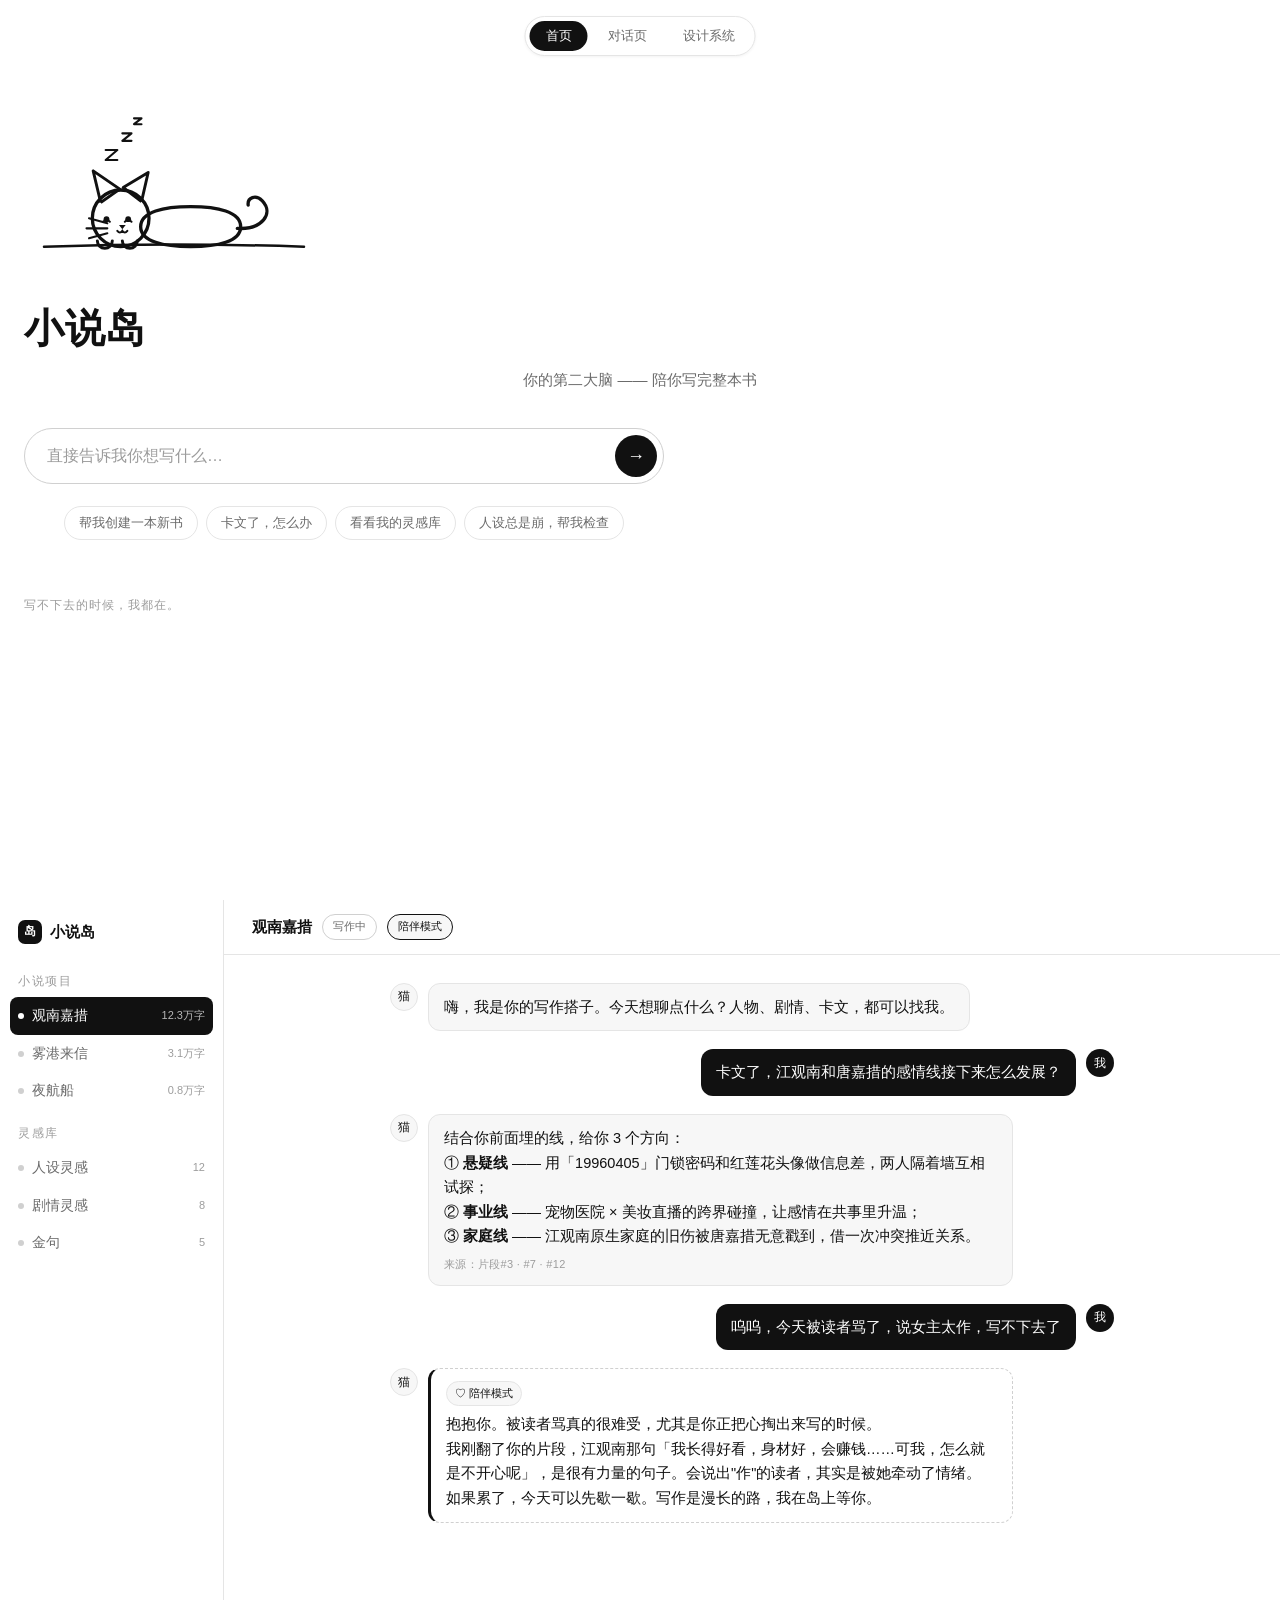
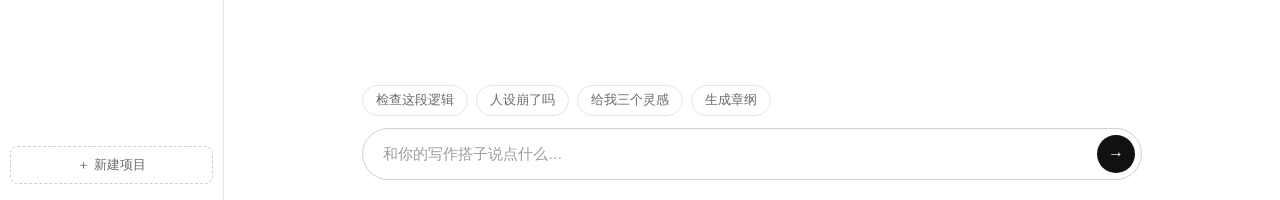
<file: frontend/public/demo-design.html>
<!DOCTYPE html>
<html lang="zh-CN">
<head>
<meta charset="UTF-8">
<meta name="viewport" content="width=device-width, initial-scale=1.0">
<title>小说岛 · 设计参考 Demo</title>
<style>
/* ═══════════════════════════════════════════════════════════════
   小说岛 · 设计系统（黑白极简 · 大气 · 陪伴感 · 可爱）
   这是给 Figma 设计参考用的可运行 Demo：
     视图1 首页      —— 对话入口 + 小说猫（动态吉祥物）
     视图2 对话页    —— 侧边栏骨架 + 气泡 + 陪伴模式 + 来源角标
     视图3 设计系统  —— 色彩/字体/组件，照着这套变量画 Figma
   ═══════════════════════════════════════════════════════════════ */

/* ---- 设计变量（Figma Variables 一一对应） ---- */
:root {
  --bg: #ffffff;            /* 页面底色 */
  --surface: #ffffff;       /* 卡片/面板 */
  --surface-2: #f7f7f7;     /* 次级底（输入框内、陪伴气泡） */
  --border: #e5e5e5;        /* 细线 */
  --border-strong: #d0d0d0; /* 强调线 */
  --text: #111111;          /* 主文字 */
  --text-2: #6b6b6b;        /* 次级文字 */
  --text-3: #9c9c9c;        /* 弱化文字/占位 */
  --primary: #111111;       /* 主色=黑（选中态/主按钮） */
  --on-primary: #ffffff;
  --radius: 12px;           /* 卡片/输入框 */
  --radius-sm: 8px;         /* 小控件 */
  --radius-pill: 999px;     /* chip/标签 */
  --shadow: 0 1px 3px rgba(0,0,0,0.05);
  --space: 8px;             /* 8px 网格 */
  --font: -apple-system, "PingFang SC", "Noto Sans SC", "Microsoft YaHei", sans-serif;
}

* { margin: 0; padding: 0; box-sizing: border-box; }
html, body { height: 100%; }
body {
  font-family: var(--font);
  background: var(--bg);
  color: var(--text);
  -webkit-font-smoothing: antialiased;
  line-height: 1.6;
}

/* ---- 视图切换条（仅 Demo 用，正式版没有） ---- */
.viewbar {
  position: fixed; top: 16px; left: 50%; transform: translateX(-50%);
  z-index: 99; display: flex; gap: 4px;
  background: var(--surface); border: 0.5px solid var(--border);
  border-radius: var(--radius-pill); padding: 4px; box-shadow: var(--shadow);
}
.viewbar button {
  border: none; background: transparent; font-family: inherit; font-size: 13px;
  color: var(--text-2); padding: 6px 16px; border-radius: var(--radius-pill);
  cursor: pointer; transition: all .15s;
}
.viewbar button.active { background: var(--primary); color: var(--on-primary); font-weight: 500; }
.view { display: none; }
.view.active { display: block; }

/* ═══════════════════ 视图1 · 首页 ═══════════════════ */
.home {
  min-height: 100vh;
  display: flex; flex-direction: column; align-items: center; justify-content: center;
  padding: 80px 24px 48px;
}
.mascot-wrap { width: 300px; max-width: 90vw; margin-bottom: 12px; }
.mascot { width: 100%; height: auto; display: block; }
.home h1 {
  font-size: clamp(28px, 5vw, 40px);
  font-weight: 700; letter-spacing: 0.5px; margin: 16px 0 8px;
}
.home .sub {
  color: var(--text-2); font-size: 15px; margin-bottom: 36px; text-align: center;
}
.home-input {
  width: 100%; max-width: 640px;
  display: flex; align-items: center; gap: 8px;
  background: var(--surface); border: 1px solid var(--border-strong);
  border-radius: var(--radius-pill); padding: 6px 6px 6px 22px;
  transition: border-color .15s, box-shadow .15s;
}
.home-input:focus-within { border-color: var(--primary); box-shadow: 0 0 0 3px rgba(17,17,17,0.06); }
.home-input input {
  flex: 1; border: none; outline: none; font-family: inherit; font-size: 16px;
  color: var(--text); background: transparent; padding: 8px 0;
}
.home-input input::placeholder { color: var(--text-3); }
.home-input .send {
  width: 42px; height: 42px; border-radius: 50%; border: none; background: var(--primary);
  color: var(--on-primary); font-size: 18px; cursor: pointer; flex-shrink: 0;
  transition: transform .12s;
}
.home-input .send:hover { transform: scale(1.05); }
.home-chips {
  margin-top: 22px; display: flex; gap: 8px; flex-wrap: wrap; justify-content: center;
  max-width: 640px;
}
.home-chips .chip {
  border: 1px solid var(--border); background: var(--surface); color: var(--text-2);
  font-family: inherit; font-size: 13px; padding: 7px 14px; border-radius: var(--radius-pill);
  cursor: pointer; transition: all .15s;
}
.home-chips .chip:hover { border-color: var(--primary); color: var(--text); }
.home-foot {
  margin-top: 56px; color: var(--text-3); font-size: 12px; letter-spacing: 1px;
}

/* ---- 吉祥物动画（小说猫：趴着打瞌睡 / 抬头） ---- */
.draw { stroke-dasharray: 1400; stroke-dashoffset: 1400; animation: draw 1.2s ease forwards; }
.d2  { animation-delay: .12s; } .d3  { animation-delay: .20s; } .d4  { animation-delay: .28s; }
.d5  { animation-delay: .36s; } .d6  { animation-delay: .44s; } .d7  { animation-delay: .52s; }
.d8  { animation-delay: .60s; } .d9  { animation-delay: .68s; } .d10 { animation-delay: .76s; }
@keyframes draw { to { stroke-dashoffset: 0; } }

/* 打瞌睡 / 抬头：7s 一轮 —— 抬头睁眼 → 低头闭眼 → 打盹 zZz → 睁眼抬头 */
.head { transform-box: view-box; transform-origin: 134px 180px; animation: headcycle 7s ease-in-out infinite; }
@keyframes headcycle {
  0%   { transform: rotate(-6deg); }
  30%  { transform: rotate(-6deg); }
  46%  { transform: rotate(16deg); }
  72%  { transform: rotate(16deg); }
  86%  { transform: rotate(-6deg); }
  100% { transform: rotate(-6deg); }
}
.eye-open   { animation: eyeOpen 7s infinite; }
.eye-closed { animation: eyeClosed 7s infinite; }
@keyframes eyeOpen   { 0%,28%,90%,100% { opacity: 1; } 40%,78% { opacity: 0; } }
@keyframes eyeClosed { 0%,28%,90%,100% { opacity: 0; } 40%,78% { opacity: 1; } }
.zzz { animation: zzzfade 7s infinite; }
@keyframes zzzfade { 0%,45%,75%,100% { opacity: 0; } 52%,70% { opacity: 1; } }
.z { animation: floatz 7s ease-in-out infinite; }
.z2 { animation-delay: .6s; } .z3 { animation-delay: 1.2s; }
@keyframes floatz { 0%,44%,74%,100% { transform: translateY(0); } 60% { transform: translateY(-4px); } }

/* ═══════════════════ 视图2 · 对话页 ═══════════════════ */
.chat { display: flex; min-height: 100vh; }
.sidebar {
  width: 224px; flex-shrink: 0; border-right: 0.5px solid var(--border);
  display: flex; flex-direction: column; padding: 16px 10px;
}
.side-logo { display: flex; align-items: center; gap: 8px; font-weight: 700; font-size: 15px; padding: 4px 8px 14px; }
.side-logo .logo-ic {
  width: 24px; height: 24px; border-radius: 7px; background: var(--primary); color: #fff;
  display: flex; align-items: center; justify-content: center; font-size: 12px;
}
.side-group { font-size: 12px; color: var(--text-3); letter-spacing: 1.5px; padding: 14px 8px 6px; }
.side-item {
  display: flex; align-items: center; gap: 8px; padding: 8px; border-radius: var(--radius-sm);
  font-size: 13.5px; color: var(--text-2); cursor: pointer; transition: background .12s;
}
.side-item:hover { background: var(--surface-2); color: var(--text); }
.side-item.active { background: var(--primary); color: var(--on-primary); }
.side-item .dot { width: 6px; height: 6px; border-radius: 50%; background: var(--border-strong); }
.side-item.active .dot { background: #fff; }
.side-item .meta { margin-left: auto; font-size: 11px; color: var(--text-3); }
.side-item.active .meta { color: rgba(255,255,255,.7); }
.side-new {
  margin-top: auto; border: 1px dashed var(--border-strong); background: transparent;
  color: var(--text-2); font-family: inherit; font-size: 13px; padding: 9px; border-radius: var(--radius-sm);
  cursor: pointer; transition: all .15s;
}
.side-new:hover { border-color: var(--primary); color: var(--text); }

.chat-main { flex: 1; min-width: 0; display: flex; flex-direction: column; }
.chat-head {
  display: flex; align-items: center; gap: 10px;
  padding: 14px 28px; border-bottom: 0.5px solid var(--border);
}
.chat-head .title { font-size: 15px; font-weight: 600; }
.pill {
  font-size: 11px; padding: 3px 10px; border-radius: var(--radius-pill);
  border: 1px solid var(--border-strong); color: var(--text-2);
}
.pill.companion { border-color: var(--primary); color: var(--text); background: var(--surface-2); }

.msgs { flex: 1; overflow-y: auto; padding: 28px; display: flex; flex-direction: column; gap: 18px; max-width: 780px; width: 100%; margin: 0 auto; }
.msg { display: flex; gap: 10px; max-width: 86%; }
.msg.user { align-self: flex-end; flex-direction: row-reverse; }
.msg .avatar {
  width: 28px; height: 28px; border-radius: 50%; flex-shrink: 0;
  display: flex; align-items: center; justify-content: center; font-size: 12px;
  background: var(--surface-2); border: 0.5px solid var(--border);
}
.msg.user .avatar { background: var(--primary); color: #fff; border: none; }
.msg .body {
  padding: 11px 15px; border-radius: var(--radius); font-size: 14.5px; line-height: 1.7;
  background: var(--surface-2); border: 0.5px solid var(--border);
}
.msg.user .body { background: var(--primary); color: #fff; border: none; }
.msg .src {
  margin-top: 6px; font-size: 11px; color: var(--text-3); letter-spacing: .3px;
}
.msg.companion .body {
  background: var(--surface); border: 1px dashed var(--border-strong);
  border-left: 3px solid var(--primary);
}
.msg.companion .tag {
  display: inline-block; font-size: 11px; color: var(--text); background: var(--surface-2);
  border: 0.5px solid var(--border); padding: 2px 8px; border-radius: var(--radius-pill);
  margin-bottom: 6px;
}

.chat-input {
  max-width: 780px; width: calc(100% - 56px); margin: 0 auto 20px;
  display: flex; align-items: center; gap: 8px;
  border: 1px solid var(--border-strong); border-radius: var(--radius-pill);
  padding: 6px 6px 6px 20px; background: var(--surface);
}
.chat-input:focus-within { border-color: var(--primary); }
.chat-input input { flex: 1; border: none; outline: none; font-family: inherit; font-size: 14.5px; padding: 8px 0; background: transparent; }
.chat-input input::placeholder { color: var(--text-3); }
.chat-input .send {
  width: 38px; height: 38px; border-radius: 50%; border: none; background: var(--primary);
  color: #fff; font-size: 16px; cursor: pointer;
}
.chips-row {
  max-width: 780px; width: calc(100% - 56px); margin: 0 auto 8px;
  display: flex; gap: 8px; overflow-x: auto; padding-bottom: 4px;
}
.chips-row .chip {
  flex-shrink: 0; border: 1px solid var(--border); background: var(--surface); color: var(--text-2);
  font-family: inherit; font-size: 12.5px; padding: 6px 13px; border-radius: var(--radius-pill); cursor: pointer;
}
.chips-row .chip:hover { border-color: var(--primary); color: var(--text); }

/* ═══════════════════ 视图3 · 设计系统 ═══════════════════ */
.sys { max-width: 880px; margin: 0 auto; padding: 96px 24px 64px; }
.sys h2 { font-size: 22px; margin: 40px 0 14px; }
.sys h2:first-child { margin-top: 0; }
.sys .desc { color: var(--text-2); font-size: 13.5px; margin-bottom: 18px; }
.swatches { display: flex; gap: 12px; flex-wrap: wrap; }
.swatch { width: 120px; border: 0.5px solid var(--border); border-radius: var(--radius); overflow: hidden; }
.swatch .c { height: 52px; }
.swatch .n { padding: 8px 10px; font-size: 11.5px; }
.swatch .n b { display: block; font-size: 12px; font-weight: 600; color: var(--text); }
.swatch .n span { color: var(--text-3); font-size: 11px; }
.type-row { display: flex; align-items: baseline; gap: 20px; padding: 10px 0; border-bottom: 0.5px solid var(--border); }
.type-row .label { width: 90px; color: var(--text-3); font-size: 12px; flex-shrink: 0; }
.comp-row { display: flex; gap: 16px; flex-wrap: wrap; align-items: center; padding: 6px 0 18px; }
.btn { font-family: inherit; font-size: 14px; padding: 9px 22px; border-radius: var(--radius-pill); border: 1px solid var(--border-strong); background: var(--surface); color: var(--text); cursor: pointer; }
.btn.primary { background: var(--primary); color: var(--on-primary); border-color: var(--primary); }
.input-demo { width: 300px; display: flex; align-items: center; border: 1px solid var(--border-strong); border-radius: var(--radius-pill); padding: 9px 16px; font-size: 14px; color: var(--text-3); }
.card-demo { width: 220px; border: 0.5px solid var(--border); border-radius: var(--radius); padding: 16px; box-shadow: var(--shadow); }
.card-demo b { font-size: 14px; }
.card-demo p { font-size: 12.5px; color: var(--text-2); margin-top: 6px; }
.bubble-demo { max-width: 320px; background: var(--surface-2); border: 0.5px solid var(--border); border-radius: var(--radius); padding: 11px 15px; font-size: 14px; }
.bubble-demo.user { background: var(--primary); color: #fff; }
</style>
</head>
<body>

<!-- 视图切换（仅 Demo） -->
<div class="viewbar">
  <button data-view="home" class="active">首页</button>
  <button data-view="chat">对话页</button>
  <button data-view="sys">设计系统</button>
</div>

<!-- ═══════════ 视图1 · 首页 ═══════════ -->
<section class="view home active" id="view-home">
  <!-- 小说猫 · 动态吉祥物（简笔画：趴着打瞌睡 / 抬头循环） -->
  <div class="mascot-wrap">
    <svg class="mascot" viewBox="0 0 360 240" fill="none" xmlns="http://www.w3.org/2000/svg">
      <!-- 地面 -->
      <path class="draw d1" d="M24,200 Q180,195 336,200" stroke="#111" stroke-width="3" stroke-linecap="round"/>
      <!-- 猫身（一条小香肠） -->
      <path class="draw d2" d="M140,176 C140,158 168,152 200,152 C232,152 260,158 260,176 C260,194 232,200 200,200 C168,200 140,194 140,176 Z" stroke="#111" stroke-width="4" stroke-linejoin="round"/>
      <!-- 尾巴（卷卷） -->
      <path class="draw d3" d="M256,178 C286,180 300,160 286,145 C278,137 268,141 269,150" stroke="#111" stroke-width="4" stroke-linecap="round"/>
      <!-- 前爪 -->
      <path class="draw d4" d="M88,193 a9,9 0 0 0 18,0" stroke="#111" stroke-width="3.5" stroke-linecap="round"/>
      <path class="draw d5" d="M118,193 a9,9 0 0 0 18,0" stroke="#111" stroke-width="3.5" stroke-linecap="round"/>
      <!-- 头（整组做打瞌睡 / 抬头） -->
      <g class="head">
        <circle class="draw d6" cx="116" cy="166" r="34" stroke="#111" stroke-width="4"/>
        <!-- 耳朵（小三角） -->
        <path class="draw d7" d="M92,147 L83,109 L115,131 Z" stroke="#111" stroke-width="3.5" stroke-linejoin="round"/>
        <path class="draw d8" d="M141,146 L149,111 L119,129 Z" stroke="#111" stroke-width="3.5" stroke-linejoin="round"/>
        <!-- 胡须 -->
        <path class="draw d9" d="M100,172 L78,166 M100,178 L75,178 M100,184 L78,190" stroke="#111" stroke-width="2.5" stroke-linecap="round"/>
        <!-- 睁眼（抬头时） -->
        <circle class="eye-open" cx="99" cy="167" r="3.5" fill="#111"/>
        <circle class="eye-open" cx="125" cy="167" r="3.5" fill="#111"/>
        <!-- 闭眼（打瞌睡时） -->
        <path class="eye-closed" d="M95,170 q4,-4 8,0" stroke="#111" stroke-width="2.5" stroke-linecap="round"/>
        <path class="eye-closed" d="M121,170 q4,-4 8,0" stroke="#111" stroke-width="2.5" stroke-linecap="round"/>
        <!-- 鼻子 -->
        <path d="M114,174 h8 l-4,5 Z" fill="#111"/>
        <!-- 嘴（ω） -->
        <path class="draw d10" d="M112,181 Q115,185 118,181 Q121,185 124,181" stroke="#111" stroke-width="2.5" stroke-linecap="round"/>
      </g>
      <!-- 打盹 zZz -->
      <g class="zzz">
        <path class="z z1" d="M98,84 h14 l-14,12 h14" stroke="#111" stroke-width="2.5" stroke-linecap="round" stroke-linejoin="round"/>
        <path class="z z2" d="M118,64 h11 l-11,9 h11" stroke="#111" stroke-width="2.5" stroke-linecap="round" stroke-linejoin="round"/>
        <path class="z z3" d="M132,46 h9 l-9,7 h9" stroke="#111" stroke-width="2.5" stroke-linecap="round" stroke-linejoin="round"/>
      </g>
    </svg>
  </div>

  <h1>小说岛</h1>
  <p class="sub">你的第二大脑 —— 陪你写完整本书</p>

  <div class="home-input">
    <input placeholder="直接告诉我你想写什么…" />
    <button class="send" aria-label="发送">→</button>
  </div>

  <div class="home-chips">
    <button class="chip">帮我创建一本新书</button>
    <button class="chip">卡文了，怎么办</button>
    <button class="chip">看看我的灵感库</button>
    <button class="chip">人设总是崩，帮我检查</button>
  </div>

  <p class="home-foot">写不下去的时候，我都在。</p>
</section>

<!-- ═══════════ 视图2 · 对话页 ═══════════ -->
<section class="view chat" id="view-chat">
  <aside class="sidebar">
    <div class="side-logo"><span class="logo-ic">岛</span>小说岛</div>
    <div class="side-group">小说项目</div>
    <div class="side-item active"><span class="dot"></span>观南嘉措 <span class="meta">12.3万字</span></div>
    <div class="side-item"><span class="dot"></span>雾港来信 <span class="meta">3.1万字</span></div>
    <div class="side-item"><span class="dot"></span>夜航船 <span class="meta">0.8万字</span></div>
    <div class="side-group">灵感库</div>
    <div class="side-item"><span class="dot"></span>人设灵感 <span class="meta">12</span></div>
    <div class="side-item"><span class="dot"></span>剧情灵感 <span class="meta">8</span></div>
    <div class="side-item"><span class="dot"></span>金句 <span class="meta">5</span></div>
    <button class="side-new">＋ 新建项目</button>
  </aside>

  <div class="chat-main">
    <div class="chat-head">
      <span class="title">观南嘉措</span>
      <span class="pill">写作中</span>
      <span class="pill companion">陪伴模式</span>
    </div>

    <div class="msgs">
      <div class="msg">
        <div class="avatar">猫</div>
        <div class="body">嗨，我是你的写作搭子。今天想聊点什么？人物、剧情、卡文，都可以找我。</div>
      </div>

      <div class="msg user">
        <div class="avatar">我</div>
        <div class="body">卡文了，江观南和唐嘉措的感情线接下来怎么发展？</div>
      </div>

      <div class="msg">
        <div class="avatar">猫</div>
        <div class="body">
          结合你前面埋的线，给你 3 个方向：<br>
          ① <b>悬疑线</b> —— 用「19960405」门锁密码和红莲花头像做信息差，两人隔着墙互相试探；<br>
          ② <b>事业线</b> —— 宠物医院 × 美妆直播的跨界碰撞，让感情在共事里升温；<br>
          ③ <b>家庭线</b> —— 江观南原生家庭的旧伤被唐嘉措无意戳到，借一次冲突推近关系。
          <div class="src">来源：片段#3 · #7 · #12</div>
        </div>
      </div>

      <div class="msg user">
        <div class="avatar">我</div>
        <div class="body">呜呜，今天被读者骂了，说女主太作，写不下去了</div>
      </div>

      <!-- 陪伴模式气泡（虚线 + 左侧黑边 + 陪伴标签） -->
      <div class="msg companion">
        <div class="avatar">猫</div>
        <div class="body">
          <span class="tag">♡ 陪伴模式</span><br>
          抱抱你。被读者骂真的很难受，尤其是你正把心掏出来写的时候。<br>
          我刚翻了你的片段，江观南那句「我长得好看，身材好，会赚钱……可我，怎么就是不开心呢」，是很有力量的句子。会说出"作"的读者，其实是被她牵动了情绪。<br>
          如果累了，今天可以先歇一歇。写作是漫长的路，我在岛上等你。
        </div>
      </div>
    </div>

    <div class="chips-row">
      <button class="chip">检查这段逻辑</button>
      <button class="chip">人设崩了吗</button>
      <button class="chip">给我三个灵感</button>
      <button class="chip">生成章纲</button>
    </div>
    <div class="chat-input">
      <input placeholder="和你的写作搭子说点什么…" />
      <button class="send">→</button>
    </div>
  </div>
</section>

<!-- ═══════════ 视图3 · 设计系统 ═══════════ -->
<section class="view sys" id="view-sys">
  <h2>色彩（Figma Variables）</h2>
  <p class="desc">黑白灰五阶 + 主色=黑。全站无彩色、无渐变，靠黑白对比与留白建立层次。</p>
  <div class="swatches">
    <div class="swatch"><div class="c" style="background:#111111"></div><div class="n"><b>--primary / --text</b><span>#111111 主黑</span></div></div>
    <div class="swatch"><div class="c" style="background:#ffffff; border-bottom:0.5px solid #e5e5e5"></div><div class="n"><b>--bg / --surface</b><span>#ffffff 纯白</span></div></div>
    <div class="swatch"><div class="c" style="background:#f7f7f7"></div><div class="n"><b>--surface-2</b><span>#f7f7f7 次级底</span></div></div>
    <div class="swatch"><div class="c" style="background:#e5e5e5"></div><div class="n"><b>--border</b><span>#e5e5e5 细线</span></div></div>
    <div class="swatch"><div class="c" style="background:#d0d0d0"></div><div class="n"><b>--border-strong</b><span>#d0d0d0 强调线</span></div></div>
    <div class="swatch"><div class="c" style="background:#6b6b6b"></div><div class="n"><b>--text-2</b><span>#6b6b6b 次级文字</span></div></div>
    <div class="swatch"><div class="c" style="background:#9c9c9c"></div><div class="n"><b>--text-3</b><span>#9c9c9c 弱化文字</span></div></div>
  </div>

  <h2>字体层级</h2>
  <div class="type-row"><span class="label">Display / 40</span><span style="font-size:40px;font-weight:700">小说岛</span></div>
  <div class="type-row"><span class="label">H1 / 24</span><span style="font-size:24px;font-weight:600">人设卡片</span></div>
  <div class="type-row"><span class="label">H2 / 18</span><span style="font-size:18px;font-weight:600">章节大纲</span></div>
  <div class="type-row"><span class="label">Body / 14.5</span><span style="font-size:14.5px">正文内容，行高 1.7，阅读舒适</span></div>
  <div class="type-row"><span class="label">Caption / 12</span><span style="font-size:12px;color:var(--text-2)">辅助说明与来源角标</span></div>

  <h2>组件</h2>
  <p class="desc">圆角：大控件 12px，小控件 8px，chip/标签胶囊 999px。间距统一走 8px 网格。</p>
  <div class="comp-row">
    <button class="btn primary">创建项目</button>
    <button class="btn">保存</button>
    <div class="input-demo">输入框占位文字…</div>
  </div>
  <div class="comp-row">
    <button class="chip" style="border:1px solid var(--border);padding:7px 14px;border-radius:999px;font-size:13px;color:var(--text-2)">快捷引导</button>
    <span class="pill companion" style="display:inline-block">陪伴模式</span>
    <span class="pill" style="display:inline-block">写作中</span>
  </div>
  <div class="comp-row" style="align-items:flex-start">
    <div class="card-demo"><b>人设卡片</b><p>姓名 · 身份 · 性格内核<br>过往经历 · 社会关系</p></div>
    <div style="display:flex;flex-direction:column;gap:10px">
      <div class="bubble-demo">Agent 回复气泡，灰底描边，来源角标在其下</div>
      <div class="bubble-demo user">作者气泡，黑底白字，右对齐</div>
      <div class="bubble-demo" style="background:#fff;border:1px dashed var(--border-strong);border-left:3px solid #111">陪伴气泡：白底 + 虚线 + 左侧黑边</div>
    </div>
  </div>

  <h2>吉祥物 · 小说猫</h2>
  <p class="desc">简笔画风的趴趴猫，写作搭子的化身 —— 用户就叫它「小说猫」。黑白单色、粗圆笔触，小香肠身体 + 圆头三角耳 + 卷尾巴 + 胡须，循环做「抬头睁眼 → 低头闭眼打盹 → 冒 zZz → 再抬头」，与品牌语言一致。</p>

  <h2>栅格与留白</h2>
  <p class="desc">8px 网格：间距 8 / 16 / 24 / 32 / 48。页面内容区最大 880px 居中；首页内容 640px 居中，垂直居中营造"大气"的呼吸感。</p>
</section>

<script>
// 视图切换（仅 Demo）
document.querySelectorAll('.viewbar button').forEach(btn => {
  btn.addEventListener('click', () => {
    document.querySelectorAll('.viewbar button').forEach(b => b.classList.remove('active'));
    document.querySelectorAll('.view').forEach(v => v.classList.remove('active'));
    btn.classList.add('active');
    document.getElementById('view-' + btn.dataset.view).classList.add('active');
  });
});
</script>
</body>
</html>
</file>
